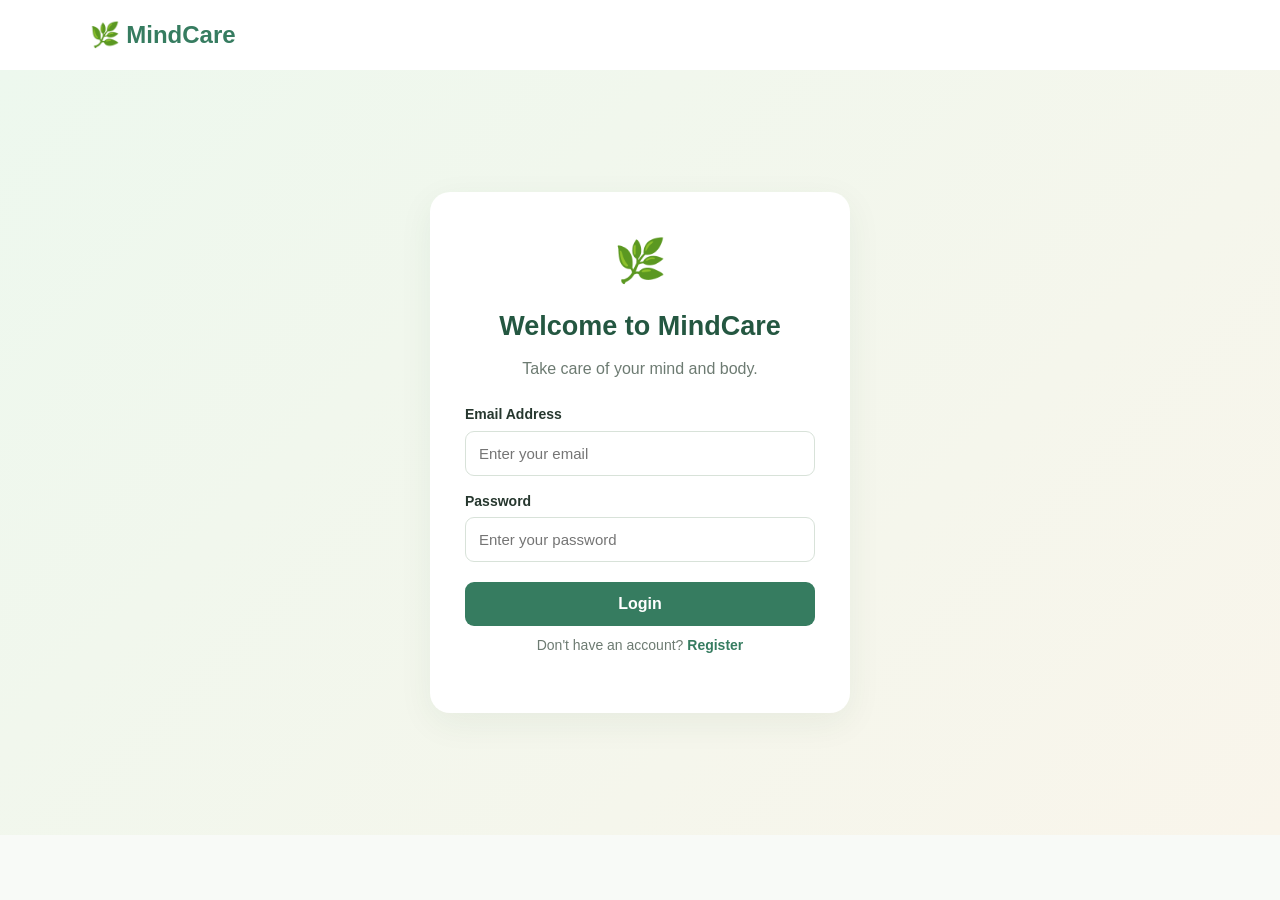
<file: Assignment/question1/index.html>
<!DOCTYPE html>
<html lang="en">
<head>
    <meta charset="UTF-8">
    <meta name="viewport" content="width=device-width, initial-scale=1.0">
    <title>MindCare - Health & Self-Care</title>
    <link rel="stylesheet" href="style.css">
</head>
<body>

    <header class="navbar">
        <h2>🌿 MindCare</h2>
        <button id="logoutBtn" class="nav-btn hidden"
                onclick="logout()">Logout</button>
    </header>

    <!-- LOGIN SECTION -->
    <section id="loginPage" class="auth-container">
        <div class="auth-card">
            <div class="logo">🌿</div>
            <h1>Welcome to MindCare</h1>
            <p>Take care of your mind and body.</p>

            <form id="loginForm">
                <label>Email Address</label>
                <input type="email" id="loginEmail"
                       placeholder="Enter your email" required>

                <label>Password</label>
                <input type="password" id="loginPassword"
                       placeholder="Enter your password" required>

                <button type="submit" class="primary-btn">Login</button>
            </form>

            <p class="switch-text">
                Don't have an account?
                <a href="#" onclick="showRegister(event)">Register</a>
            </p>
            <p id="loginMessage" class="message"></p>
        </div>
    </section>

    <!-- REGISTER SECTION -->
    <section id="registerPage" class="auth-container hidden">
        <div class="auth-card">
            <div class="logo">💚</div>
            <h1>Create Account</h1>
            <p>Begin your self-care journey today.</p>

            <form id="registerForm">
                <label>Full Name</label>
                <input type="text" id="regName"
                       placeholder="Enter your name" required>

                <label>Email Address</label>
                <input type="email" id="regEmail"
                       placeholder="Enter your email" required>

                <label>Password</label>
                <input type="password" id="regPassword"
                       placeholder="Create a password"
                       minlength="6" required>

                <button type="submit" class="primary-btn">
                    Register
                </button>
            </form>

            <p class="switch-text">
                Already registered?
                <a href="#" onclick="showLogin(event)">Login</a>
            </p>
            <p id="registerMessage" class="message"></p>
        </div>
    </section>

    <!-- HOME DASHBOARD -->
    <main id="homePage" class="hidden">

        <section class="hero">
            <div>
                <p class="tagline">YOUR DAILY WELLNESS SPACE</p>
                <h1 id="welcomeTitle">Hello, Friend! 🌸</h1>
                <p>Small steps today create a healthier tomorrow.</p>
                <button class="hero-btn"
                        onclick="scrollToSection('healthBlogs')">
                    Explore Wellness
                </button>
            </div>
            <div class="hero-emoji">🧘‍♀️</div>
        </section>

        <section class="daily-card">
            <div>
                <h3>🌞 Your Daily Reminder</h3>
                <p>Take a deep breath, drink water, and give yourself a break.</p>
            </div>
        </section>

        <!-- HEALTH ROUTINE BLOGS -->
        <section id="healthBlogs" class="content-section">
            <div class="section-heading">
                <div>
                    <p class="tagline">BUILD HEALTHY HABITS</p>
                    <h2>Health Routine Blogs</h2>
                </div>
                <span class="section-icon">🌱</span>
            </div>

            <div class="blog-grid">
                <article class="blog-card">
                    <div class="blog-image morning">🌅</div>
                    <div class="blog-content">
                        <span class="category">Morning Routine</span>
                        <h3>Start Your Day Right</h3>
                        <p>Wake up gently, stretch, hydrate, and set a positive intention.</p>
                        <button class="read-btn"
                          onclick="readBlog('Start Your Day Right',
                          'Begin with a glass of water, gentle stretching, a nutritious breakfast, and a few quiet minutes to plan your day.')">
                          Read More →
                        </button>
                    </div>
                </article>

                <article class="blog-card">
                    <div class="blog-image meditation">🧘</div>
                    <div class="blog-content">
                        <span class="category">Mindfulness</span>
                        <h3>5-Minute Meditation</h3>
                        <p>Make space for calm with a short breathing practice.</p>
                        <button class="read-btn"
                          onclick="readBlog('5-Minute Meditation',
                          'Sit comfortably. Breathe in slowly and breathe out gently. Notice your breath for five minutes. When thoughts arise, calmly return your attention to breathing.')">
                          Read More →
                        </button>
                    </div>
                </article>

                <article class="blog-card">
                    <div class="blog-image exercise">🚶</div>
                    <div class="blog-content">
                        <span class="category">Daily Exercise</span>
                        <h3>Move Your Body</h3>
                        <p>Discover how gentle movement can support your wellbeing.</p>
                        <button class="read-btn"
                          onclick="readBlog('Move Your Body',
                          'Try a comfortable walk, simple stretches, or light exercise. Start slowly, take breaks, and choose activities that suit your abilities.')">
                          Read More →
                        </button>
                    </div>
                </article>
            </div>
        </section>

        <!-- SELF-CARE BLOGS -->
        <section id="selfCareBlogs" class="content-section">
            <div class="section-heading">
                <div>
                    <p class="tagline">YOU DESERVE CARE</p>
                    <h2>Self-Care Blogs</h2>
                </div>
                <span class="section-icon">💗</span>
            </div>

            <div class="blog-grid">
                <article class="blog-card">
                    <div class="blog-image journal">📔</div>
                    <div class="blog-content">
                        <span class="category">Mental Wellness</span>
                        <h3>Practice Gratitude</h3>
                        <p>Write down a few things you appreciate each day.</p>
                        <button class="read-btn"
                          onclick="readBlog('Practice Gratitude',
                          'Write down three things you appreciate today. They can be simple moments, supportive people, or something you achieved. There is no need to force positivity.')">
                          Read More →
                        </button>
                    </div>
                </article>

                <article class="blog-card">
                    <div class="blog-image sleep">🌙</div>
                    <div class="blog-content">
                        <span class="category">Better Sleep</span>
                        <h3>Create a Calm Evening</h3>
                        <p>Build a relaxing bedtime routine to wind down.</p>
                        <button class="read-btn"
                          onclick="readBlog('Create a Calm Evening',
                          'Try dimming the lights, reducing screen time, reading a book, and keeping a regular bedtime. Choose a routine that helps you feel relaxed.')">
                          Read More →
                        </button>
                    </div>
                </article>

                <article class="blog-card">
                    <div class="blog-image selflove">💚</div>
                    <div class="blog-content">
                        <span class="category">Self-Love</span>
                        <h3>Make Time for Yourself</h3>
                        <p>Set healthy boundaries and enjoy activities you love.</p>
                        <button class="read-btn"
                          onclick="readBlog('Make Time for Yourself',
                          'Schedule a little time for an activity you enjoy. Rest when needed, set reasonable boundaries, and speak to yourself with kindness.')">
                          Read More →
                        </button>
                    </div>
                </article>
            </div>
        </section>

        <footer>
            <h3>🌿 MindCare</h3>
            <p>Your wellbeing matters. Take one gentle step at a time.</p>
            <p>© 2026 MindCare | Health & Self-Care</p>
        </footer>
    </main>

    <!-- BLOG READER MODAL -->
    <div id="blogModal" class="modal hidden">
        <div class="modal-content">
            <button class="close-btn" onclick="closeBlog()">✕</button>
            <p class="tagline">MINDCARE WELLNESS</p>
            <h2 id="modalTitle"></h2>
            <p id="modalText"></p>
            <button class="primary-btn" onclick="closeBlog()">Done</button>
        </div>
    </div>

    <script src="script.js"></script>
</body>
</html>
</file>
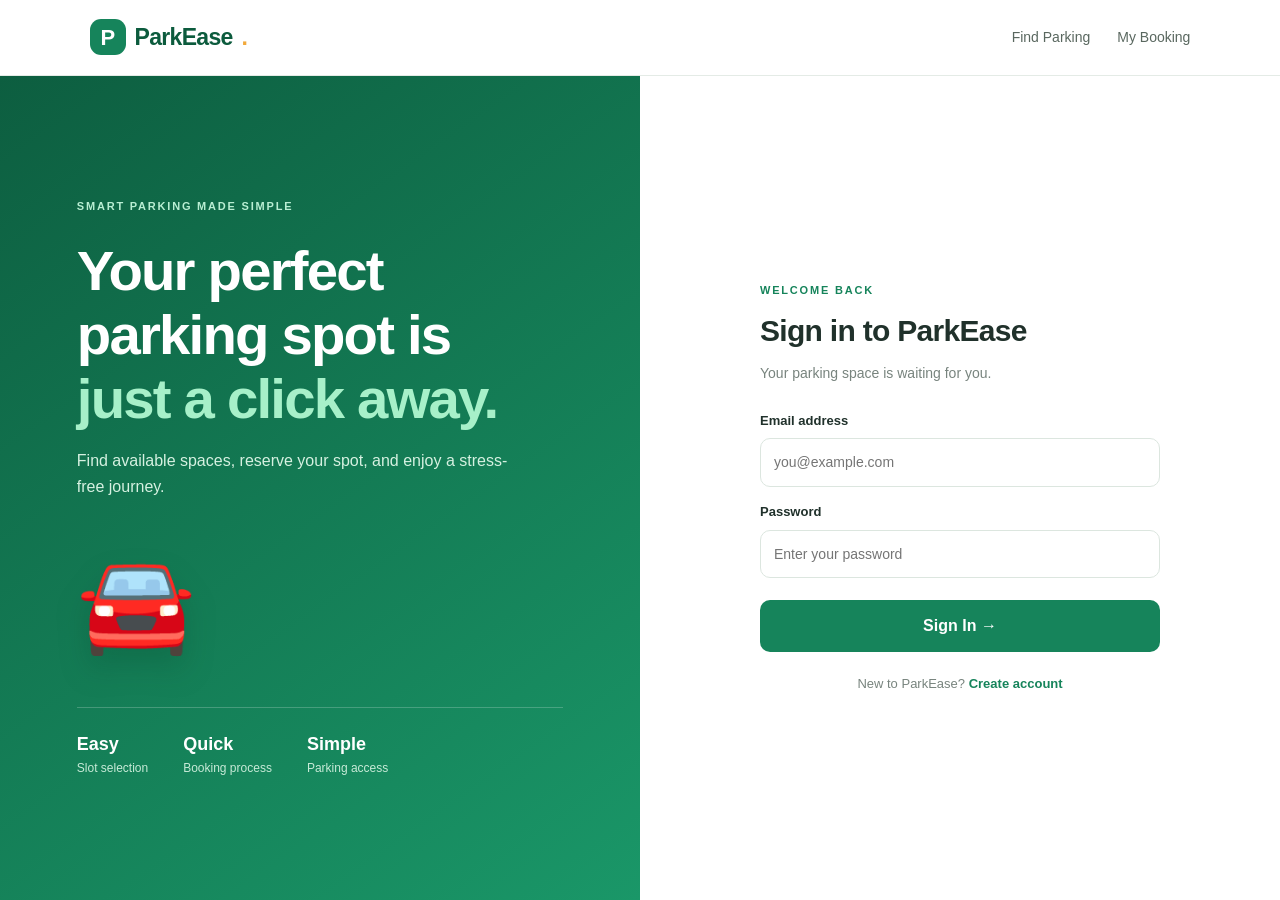
<file: Assignment/question3/index.html>
<!DOCTYPE html>
<html lang="en">
<head>
    <meta charset="UTF-8">
    <meta name="viewport" content="width=device-width, initial-scale=1.0">
    <title>ParkEase | Smart Parking</title>
    <link rel="stylesheet" href="style.css">
</head>
<body>

<header class="topbar">
    <a class="brand" href="#" onclick="showDashboard(); return false;">
        <span class="brand-icon">P</span>
        ParkEase<span class="dot">.</span>
    </a>
    <nav>
        <a href="#parking" onclick="showDashboard()">Find Parking</a>
        <a href="#myBooking" onclick="showDashboard()">My Booking</a>
        <button id="logoutBtn" class="outline-btn hidden"
                onclick="logout()">Logout</button>
    </nav>
</header>

<!-- LOGIN -->
<section id="loginPage" class="auth-page">
    <div class="auth-art">
        <span class="art-label">SMART PARKING MADE SIMPLE</span>
        <h1>Your perfect<br>parking spot is<br><span>just a click away.</span></h1>
        <p>Find available spaces, reserve your spot, and enjoy a stress-free journey.</p>
        <div class="art-car">🚘</div>
        <div class="art-stats">
            <div><strong>Easy</strong><small>Slot selection</small></div>
            <div><strong>Quick</strong><small>Booking process</small></div>
            <div><strong>Simple</strong><small>Parking access</small></div>
        </div>
    </div>

    <div class="auth-panel">
        <div class="auth-card">
            <div class="mobile-logo">🅿️ ParkEase</div>
            <p class="eyebrow">WELCOME BACK</p>
            <h2>Sign in to ParkEase</h2>
            <p class="muted">Your parking space is waiting for you.</p>

            <form id="loginForm">
                <label for="loginEmail">Email address</label>
                <input type="email" id="loginEmail"
                       placeholder="you@example.com" required>

                <label for="loginPassword">Password</label>
                <input type="password" id="loginPassword"
                       placeholder="Enter your password" required>

                <button class="primary-btn full-btn">Sign In →</button>
            </form>
            <p id="loginMessage" class="message"></p>
            <p class="switch">New to ParkEase?
                <a href="#" onclick="showRegister(event)">Create account</a>
            </p>
        </div>
    </div>
</section>

<!-- REGISTER -->
<section id="registerPage" class="auth-page hidden">
    <div class="auth-art">
        <span class="art-label">WELCOME TO PARKEASE</span>
        <h1>Park smarter.<br>Travel <span>better.</span></h1>
        <p>Create your account to discover parking spaces and manage your bookings.</p>
        <div class="art-car">🚗</div>
    </div>

    <div class="auth-panel">
        <div class="auth-card">
            <div class="mobile-logo">🅿️ ParkEase</div>
            <p class="eyebrow">GET STARTED</p>
            <h2>Create your account</h2>
            <p class="muted">Join and make parking easier.</p>

            <form id="registerForm">
                <label for="regName">Full name</label>
                <input id="regName" type="text"
                       placeholder="Your full name" required>

                <label for="regEmail">Email address</label>
                <input id="regEmail" type="email"
                       placeholder="you@example.com" required>

                <label for="regPassword">Password</label>
                <input id="regPassword" type="password"
                       minlength="6" placeholder="At least 6 characters"
                       required>

                <button class="primary-btn full-btn">Create Account →</button>
            </form>
            <p id="registerMessage" class="message"></p>
            <p class="switch">Already have an account?
                <a href="#" onclick="showLogin(event)">Sign in</a>
            </p>
        </div>
    </div>
</section>

<!-- MAIN DASHBOARD -->
<main id="dashboard" class="hidden">

    <section class="welcome-section">
        <div>
            <p class="eyebrow">YOUR SMART PARKING COMPANION</p>
            <h1>Find a spot. <span>Park with ease.</span></h1>
            <p class="muted">Discover available parking and reserve your space in seconds.</p>
        </div>
        <div class="welcome-illustration">🚙</div>
    </section>

    <!-- SEARCH -->
    <section id="parking" class="search-panel">
        <div class="search-title">
            <div class="search-icon">⌖</div>
            <div>
                <h2>Find your parking</h2>
                <p class="muted">Choose your destination and check availability.</p>
            </div>
        </div>

        <div class="search-fields">
            <div class="field">
                <label for="locationSelect">Parking location</label>
                <select id="locationSelect">
                    <option value="all">All parking locations</option>
                    <option value="central">Central City Parking</option>
                    <option value="mall">Green Mall Parking</option>
                    <option value="station">City Station Parking</option>
                </select>
            </div>
            <div class="field">
                <label for="vehicle">Vehicle type</label>
                <select id="vehicle">
                    <option value="Car">Car</option>
                    <option value="Bike">Bike</option>
                </select>
            </div>
            <button class="primary-btn search-btn"
                    onclick="searchParking()">Search Slots →</button>
        </div>
    </section>

    <!-- COUNTS -->
    <section class="stats-grid">
        <article class="stat-card">
            <div class="stat-top">
                <span>Total Spaces</span>
                <span class="stat-icon blue-bg">▦</span>
            </div>
            <h2 id="totalCount">18</h2>
            <p>Across demo locations</p>
        </article>

        <article class="stat-card">
            <div class="stat-top">
                <span>Available Now</span>
                <span class="stat-icon green-bg">✓</span>
            </div>
            <h2 id="availableCount">--</h2>
            <p>Spaces ready to book</p>
        </article>

        <article class="stat-card">
            <div class="stat-top">
                <span>Occupied</span>
                <span class="stat-icon red-bg">●</span>
            </div>
            <h2 id="occupiedCount">--</h2>
            <p>Currently unavailable</p>
        </article>

        <article class="stat-card">
            <div class="stat-top">
                <span>My Bookings</span>
                <span class="stat-icon purple-bg">▣</span>
            </div>
            <h2 id="bookingCount">0</h2>
            <p>Active reservations</p>
        </article>
    </section>

    <!-- PARKING SLOTS -->
    <section class="parking-section">
        <div class="section-heading">
            <div>
                <p class="eyebrow">PARKING OVERVIEW</p>
                <h2>Choose your parking slot</h2>
                <p id="locationDescription" class="muted">
                    Select an available space to continue.
                </p>
            </div>
            <span class="live-label"><span class="live-dot"></span> Demo availability</span>
        </div>

        <div class="legend">
            <span><i class="legend-box available"></i> Available</span>
            <span><i class="legend-box occupied"></i> Occupied</span>
            <span><i class="legend-box selected"></i> Selected</span>
            <span><i class="legend-box booked"></i> Your booking</span>
        </div>

        <div class="parking-layout">
            <div class="slots-panel">
                <div class="parking-entrance">↓ ENTRY / EXIT ↓</div>
                <div id="slotGrid" class="slot-grid"></div>
                <p class="parking-note">Select a green space to view its details.</p>
            </div>

            <aside class="booking-card">
                <div class="booking-card-icon">🅿️</div>
                <p class="eyebrow">YOUR SELECTION</p>
                <h2 id="selectedSlotTitle">No slot selected</h2>
                <p id="selectedSlotDescription" class="muted">
                    Select an available parking space from the layout.
                </p>

                <div class="booking-divider"></div>

                <div class="detail-row">
                    <span>Location</span>
                    <strong id="detailLocation">—</strong>
                </div>
                <div class="detail-row">
                    <span>Vehicle</span>
                    <strong id="detailVehicle">Car</strong>
                </div>
                <div class="detail-row">
                    <span>Duration</span>
                    <select id="duration">
                        <option value="1">1 hour</option>
                        <option value="2">2 hours</option>
                        <option value="3">3 hours</option>
                        <option value="4">4 hours</option>
                    </select>
                </div>
                <div class="detail-row">
                    <span>Price per hour</span>
                    <strong id="hourlyPrice">₹50</strong>
                </div>

                <div class="total-row">
                    <span>Estimated total</span>
                    <strong id="totalPrice">₹0</strong>
                </div>

                <button id="bookBtn" class="primary-btn full-btn"
                        onclick="bookSlot()" disabled>
                    Confirm Booking →
                </button>
                <p class="small-note">Demo only. No real payment is taken.</p>
                <p id="bookingMessage" class="message"></p>
            </aside>
        </div>
    </section>

    <!-- BOOKINGS -->
    <section id="myBooking" class="my-booking-section">
        <div class="section-heading">
            <div>
                <p class="eyebrow">YOUR RESERVATIONS</p>
                <h2>My bookings</h2>
                <p class="muted">View or cancel your active parking reservations.</p>
            </div>
        </div>
        <div id="bookingList" class="booking-list"></div>
    </section>

    <footer>
        <a class="brand" href="#">ParkEase<span class="dot">.</span></a>
        <p>Making every journey easier, one parking spot at a time.</p>
        <small>© 2026 ParkEase. Student project demonstration.</small>
    </footer>
</main>

<!-- CONFIRMATION MODAL -->
<div id="confirmationModal" class="modal hidden">
    <div class="modal-card">
        <div class="success-icon">✓</div>
        <h2>Parking booked!</h2>
        <p class="muted">Your demo reservation has been created successfully.</p>
        <div class="confirmation-details">
            <p>Booking ID <strong id="confirmId"></strong></p>
            <p>Parking slot <strong id="confirmSlot"></strong></p>
            <p>Location <strong id="confirmLocation"></strong></p>
            <p>Total price <strong id="confirmPrice"></strong></p>
        </div>
        <button class="primary-btn full-btn"
                onclick="closeConfirmation()">View My Bookings</button>
    </div>
</div>

<script src="script.js"></script>
</body>
</html>
</file>
<file: Assignment/question1/style.css>
* {
    margin: 0;
    padding: 0;
    box-sizing: border-box;
}

:root {
    --green: #367c60;
    --dark-green: #245741;
    --light-green: #eaf5ed;
    --background: #f8faf7;
    --text: #26372e;
    --muted: #6d7b72;
    --white: #ffffff;
}

body {
    font-family: Arial, sans-serif;
    background: var(--background);
    color: var(--text);
    line-height: 1.6;
}

.hidden {
    display: none !important;
}

.navbar {
    background: var(--white);
    padding: 16px 7%;
    display: flex;
    align-items: center;
    justify-content: space-between;
    box-shadow: 0 2px 12px #0000000a;
}

.navbar h2 {
    color: var(--green);
}

.nav-btn {
    border: none;
    background: var(--green);
    color: white;
    padding: 10px 20px;
    border-radius: 8px;
    cursor: pointer;
}

.auth-container {
    min-height: 85vh;
    display: flex;
    align-items: center;
    justify-content: center;
    padding: 30px 16px;
    background: linear-gradient(135deg, #edf8ee, #f9f5eb);
}

.auth-card {
    background: white;
    width: 100%;
    max-width: 420px;
    padding: 35px;
    border-radius: 20px;
    box-shadow: 0 10px 35px #234a3010;
}

.logo {
    font-size: 42px;
    text-align: center;
    margin-bottom: 10px;
}

.auth-card h1 {
    font-size: 27px;
    text-align: center;
    color: var(--dark-green);
}

.auth-card > p {
    text-align: center;
    color: var(--muted);
    margin: 8px 0 22px;
}

form label {
    display: block;
    margin: 14px 0 5px;
    font-weight: bold;
    font-size: 14px;
}

input {
    width: 100%;
    padding: 13px;
    border: 1px solid #d8e2d9;
    border-radius: 9px;
    font-size: 15px;
    outline: none;
}

input:focus {
    border-color: var(--green);
    box-shadow: 0 0 0 3px #367c6015;
}

.primary-btn {
    display: block;
    width: 100%;
    margin-top: 20px;
    padding: 13px;
    border: none;
    border-radius: 9px;
    background: var(--green);
    color: white;
    font-size: 16px;
    font-weight: bold;
    cursor: pointer;
    transition: 0.2s;
}

.primary-btn:hover,
.nav-btn:hover {
    background: var(--dark-green);
}

.switch-text {
    font-size: 14px;
}

.switch-text a {
    color: var(--green);
    font-weight: bold;
    text-decoration: none;
}

.message {
    font-size: 14px;
    margin-top: 12px;
}

.hero {
    margin: 30px auto;
    width: 86%;
    max-width: 1200px;
    padding: 45px;
    border-radius: 24px;
    background: linear-gradient(120deg, #dcefe0, #f1f5df);
    display: flex;
    align-items: center;
    justify-content: space-between;
    gap: 20px;
}

.tagline {
    color: var(--green);
    font-size: 12px;
    font-weight: bold;
    letter-spacing: 1.5px;
}

.hero h1 {
    font-size: clamp(27px, 4vw, 42px);
    color: var(--dark-green);
    margin: 8px 0;
}

.hero p:not(.tagline) {
    color: #5e7164;
}

.hero-emoji {
    font-size: clamp(65px, 10vw, 115px);
}

.hero-btn {
    margin-top: 20px;
    background: var(--green);
    color: white;
    border: none;
    border-radius: 9px;
    padding: 13px 22px;
    cursor: pointer;
    font-size: 15px;
}

.daily-card {
    width: 86%;
    max-width: 1200px;
    margin: 0 auto;
    padding: 22px 25px;
    border-radius: 14px;
    background: white;
    border-left: 5px solid #83b68d;
    box-shadow: 0 4px 15px #00000006;
}

.daily-card h3 {
    color: var(--dark-green);
    margin-bottom: 5px;
}

.daily-card p {
    color: var(--muted);
}

.content-section {
    width: 86%;
    max-width: 1200px;
    margin: 50px auto;
    scroll-margin-top: 25px;
}

.section-heading {
    display: flex;
    justify-content: space-between;
    align-items: center;
    margin-bottom: 23px;
}

.section-heading h2 {
    font-size: 27px;
    margin-top: 5px;
}

.section-icon {
    font-size: 34px;
}

.blog-grid {
    display: grid;
    grid-template-columns: repeat(3, minmax(0, 1fr));
    gap: 22px;
}

.blog-card {
    background: white;
    border-radius: 16px;
    overflow: hidden;
    box-shadow: 0 5px 20px #00000008;
    transition: transform 0.2s;
}

.blog-card:hover {
    transform: translateY(-4px);
}

.blog-image {
    min-height: 155px;
    display: flex;
    justify-content: center;
    align-items: center;
    font-size: 65px;
}

.morning {
    background: #fff0d9;
}

.meditation {
    background: #e7e5fb;
}

.exercise {
    background: #dff2e6;
}

.journal {
    background: #f9e5ee;
}

.sleep {
    background: #e4eafa;
}

.selflove {
    background: #e1f2e1;
}

.blog-content {
    padding: 22px;
}

.category {
    display: inline-block;
    background: var(--light-green);
    color: var(--dark-green);
    padding: 5px 10px;
    border-radius: 20px;
    font-size: 12px;
    font-weight: bold;
}

.blog-content h3 {
    margin: 12px 0 8px;
    font-size: 19px;
}

.blog-content p {
    color: var(--muted);
    font-size: 14px;
}

.read-btn {
    border: none;
    background: transparent;
    color: var(--green);
    font-weight: bold;
    font-size: 14px;
    margin-top: 15px;
    cursor: pointer;
}

.read-btn:hover {
    color: var(--dark-green);
}

footer {
    text-align: center;
    background: #eaf4eb;
    padding: 30px 15px;
    color: var(--muted);
}

footer h3 {
    color: var(--green);
    margin-bottom: 5px;
}

footer p {
    font-size: 13px;
    margin-top: 5px;
}

.modal {
    position: fixed;
    inset: 0;
    background: #14251dcc;
    display: flex;
    align-items: center;
    justify-content: center;
    padding: 20px;
    z-index: 10;
}

.modal-content {
    position: relative;
    width: 100%;
    max-width: 500px;
    padding: 35px;
    border-radius: 18px;
    background: white;
}

.modal-content h2 {
    color: var(--dark-green);
    margin: 12px 0;
}

.modal-content p:not(.tagline) {
    color: var(--muted);
    margin-top: 15px;
}

.close-btn {
    position: absolute;
    right: 16px;
    top: 12px;
    border: none;
    background: transparent;
    font-size: 22px;
    cursor: pointer;
}

@media (max-width: 800px) {
    .blog-grid {
        grid-template-columns: repeat(2, minmax(0, 1fr));
    }

    .hero {
        padding: 30px;
    }
}

@media (max-width: 550px) {
    .navbar {
        padding: 14px 5%;
    }

    .hero,
    .daily-card,
    .content-section {
        width: 92%;
    }

    .hero {
        padding: 25px 20px;
    }

    .hero-emoji {
        font-size: 55px;
    }

    .blog-grid {
        grid-template-columns: 1fr;
    }

    .auth-card {
        padding: 25px 20px;
    }

    .section-heading h2 {
        font-size: 23px;
    }
}
</file>
<file: Assignment/question3/style.css>
* {
    margin: 0;
    padding: 0;
    box-sizing: border-box;
}

:root {
    --green: #16845b;
    --dark-green: #0c5b3d;
    --mint: #e8f7ef;
    --blue: #315eea;
    --text: #20312b;
    --muted: #78847e;
    --border: #e4ebe6;
    --bg: #f7faf8;
    --white: #fff;
}

html {
    scroll-behavior: smooth;
}

body {
    font-family: Inter, "Segoe UI", Arial, sans-serif;
    background: var(--bg);
    color: var(--text);
    line-height: 1.6;
}

.hidden {
    display: none !important;
}

a {
    text-decoration: none;
    color: inherit;
}

button, input, select {
    font: inherit;
}

button {
    cursor: pointer;
}

button:disabled {
    opacity: 0.45;
    cursor: not-allowed;
}

.topbar {
    min-height: 76px;
    background: white;
    padding: 14px 7%;
    display: flex;
    align-items: center;
    justify-content: space-between;
    border-bottom: 1px solid var(--border);
}

.brand {
    display: inline-flex;
    align-items: center;
    gap: 9px;
    font-size: 23px;
    font-weight: 800;
    color: var(--dark-green);
    letter-spacing: -0.7px;
}

.brand-icon {
    display: grid;
    place-items: center;
    width: 36px;
    height: 36px;
    border-radius: 11px;
    background: var(--green);
    color: white;
    font-size: 22px;
}

.dot {
    color: #f2a93b;
}

.topbar nav {
    display: flex;
    align-items: center;
    gap: 27px;
    color: #59675f;
    font-size: 14px;
}

.topbar nav a:hover {
    color: var(--green);
}

.outline-btn {
    padding: 9px 17px;
    border: 1px solid #cddbd2;
    border-radius: 9px;
    background: white;
    color: var(--dark-green);
}

.auth-page {
    display: grid;
    grid-template-columns: 1fr 1fr;
    min-height: calc(100vh - 76px);
    background: white;
}

.auth-art {
    padding: 75px 12%;
    background: linear-gradient(145deg, #0d5e40, #1a9768);
    color: white;
    display: flex;
    flex-direction: column;
    justify-content: center;
    overflow: hidden;
}

.art-label, .eyebrow {
    font-size: 11px;
    font-weight: 800;
    letter-spacing: 1.8px;
}

.art-label {
    color: #b9eed3;
}

.auth-art h1 {
    font-size: clamp(36px, 4.4vw, 59px);
    line-height: 1.13;
    margin: 24px 0 18px;
    letter-spacing: -1.8px;
}

.auth-art h1 span {
    color: #a7f0c9;
}

.auth-art > p {
    max-width: 440px;
    color: #d6f1e1;
}

.art-car {
    font-size: 95px;
    margin: 28px 0;
    filter: drop-shadow(0 15px 15px #00352230);
}

.art-stats {
    display: flex;
    gap: 35px;
    border-top: 1px solid #ffffff35;
    padding-top: 22px;
}

.art-stats div {
    display: flex;
    flex-direction: column;
}

.art-stats strong {
    font-size: 18px;
}

.art-stats small {
    color: #c7ead7;
    font-size: 12px;
}

.auth-panel {
    display: grid;
    place-items: center;
    padding: 40px 24px;
}

.auth-card {
    width: 100%;
    max-width: 400px;
}

.mobile-logo {
    display: none;
    color: var(--dark-green);
    font-weight: 800;
    font-size: 22px;
    margin-bottom: 30px;
}

.auth-card .eyebrow {
    color: var(--green);
    margin-bottom: 8px;
}

.auth-card h2 {
    font-size: 30px;
    letter-spacing: -0.7px;
}

.muted {
    color: var(--muted);
}

.auth-card > .muted {
    margin: 7px 0 26px;
    font-size: 14px;
}

label {
    display: block;
    margin: 15px 0 7px;
    font-size: 13px;
    font-weight: 700;
}

input, select {
    width: 100%;
    min-width: 0;
    border: 1px solid #dce6df;
    background: white;
    color: var(--text);
    border-radius: 10px;
    padding: 12px 13px;
    font-size: 14px;
    outline: none;
}

input:focus, select:focus {
    border-color: var(--green);
    box-shadow: 0 0 0 3px #16845b15;
}

.primary-btn {
    background: var(--green);
    color: white;
    border: 0;
    border-radius: 10px;
    padding: 13px 18px;
    font-weight: 700;
    transition: 0.2s;
}

.primary-btn:hover:not(:disabled) {
    background: var(--dark-green);
}

.full-btn {
    width: 100%;
    margin-top: 22px;
}

.switch {
    font-size: 13px;
    color: var(--muted);
    text-align: center;
    margin-top: 22px;
}

.switch a {
    color: var(--green);
    font-weight: 800;
}

.message {
    font-size: 13px;
    margin-top: 10px;
    overflow-wrap: anywhere;
}

.welcome-section {
    width: 86%;
    max-width: 1200px;
    margin: 35px auto 27px;
    padding: 40px 44px;
    border-radius: 22px;
    background: linear-gradient(110deg, #e0f4e7, #f0f8ed);
    display: flex;
    align-items: center;
    justify-content: space-between;
    gap: 20px;
}

.welcome-section .eyebrow {
    color: var(--green);
}

.welcome-section h1 {
    font-size: clamp(29px, 3.4vw, 43px);
    line-height: 1.25;
    letter-spacing: -1.3px;
    margin: 10px 0;
}

.welcome-section h1 span {
    color: var(--green);
}

.welcome-illustration {
    font-size: clamp(70px, 10vw, 110px);
}

.search-panel, .stat-card, .slots-panel,
.booking-card, .application-card {
    background: white;
    border: 1px solid var(--border);
    border-radius: 16px;
}

.search-panel {
    width: 86%;
    max-width: 1200px;
    margin: 0 auto;
    padding: 26px;
}

.search-title {
    display: flex;
    align-items: center;
    gap: 13px;
}

.search-icon {
    width: 45px;
    height: 45px;
    border-radius: 12px;
    background: var(--mint);
    color: var(--green);
    display: grid;
    place-items: center;
    font-size: 28px;
}

.search-title h2 {
    font-size: 19px;
}

.search-title p {
    font-size: 13px;
}

.search-fields {
    display: grid;
    grid-template-columns: 2fr 1fr auto;
    gap: 16px;
    align-items: end;
    margin-top: 15px;
}

.field label {
    margin-top: 0;
}

.search-btn {
    min-height: 44px;
}

.stats-grid {
    width: 86%;
    max-width: 1200px;
    margin: 25px auto 48px;
    display: grid;
    grid-template-columns: repeat(4, minmax(0, 1fr));
    gap: 17px;
}

.stat-card {
    padding: 21px;
}

.stat-top {
    display: flex;
    justify-content: space-between;
    align-items: center;
    gap: 7px;
    color: var(--muted);
    font-size: 13px;
}

.stat-icon {
    display: grid;
    place-items: center;
    width: 35px;
    height: 35px;
    border-radius: 10px;
    font-weight: 800;
}

.blue-bg {
    background: #edf1ff;
    color: #4263d9;
}

.green-bg {
    background: #e4f7ec;
    color: var(--green);
}

.red-bg {
    background: #ffeded;
    color: #d84b4b;
}

.purple-bg {
    background: #f0eaff;
    color: #7856c7;
}

.stat-card h2 {
    font-size: 32px;
    margin-top: 9px;
}

.stat-card > p {
    color: var(--muted);
    font-size: 12px;
    margin-top: 2px;
}

.parking-section, .my-booking-section {
    width: 86%;
    max-width: 1200px;
    margin: 0 auto 52px;
    scroll-margin-top: 25px;
}

.section-heading {
    display: flex;
    justify-content: space-between;
    align-items: center;
    gap: 20px;
    margin-bottom: 22px;
}

.section-heading .eyebrow {
    color: var(--green);
}

.section-heading h2 {
    font-size: 26px;
    letter-spacing: -0.6px;
    margin: 5px 0;
}

.section-heading .muted {
    font-size: 13px;
}

.live-label {
    white-space: nowrap;
    display: inline-flex;
    align-items: center;
    gap: 8px;
    padding: 8px 12px;
    border-radius: 30px;
    background: #e9f8ef;
    color: var(--dark-green);
    font-size: 12px;
    font-weight: 700;
}

.live-dot {
    width: 8px;
    height: 8px;
    background: #1da66b;
    border-radius: 50%;
}

.legend {
    display: flex;
    flex-wrap: wrap;
    gap: 20px;
    font-size: 12px;
    color: var(--muted);
    margin-bottom: 18px;
}

.legend span {
    display: flex;
    align-items: center;
    gap: 7px;
}

.legend-box {
    display: inline-block;
    width: 13px;
    height: 13px;
    border-radius: 4px;
}

.legend-box.available {
    background: #e2f6ea;
    border: 1px solid #50b580;
}

.legend-box.occupied {
    background: #ffe7e7;
    border: 1px solid #e88989;
}

.legend-box.selected {
    background: #dbe6ff;
    border: 2px solid #3766e9;
}

.legend-box.booked {
    background: #16845b;
    border: 1px solid #16845b;
}

.parking-layout {
    display: grid;
    grid-template-columns: minmax(0, 1.65fr) minmax(280px, 0.85fr);
    gap: 22px;
    align-items: start;
}

.slots-panel {
    padding: 24px;
    background: #f1f5f2;
}

.parking-entrance {
    text-align: center;
    font-size: 11px;
    font-weight: 800;
    color: #76877c;
    letter-spacing: 2px;
    border-bottom: 2px dashed #c9d8cd;
    padding: 0 0 18px;
    margin-bottom: 20px;
}

.slot-grid {
    display: grid;
    grid-template-columns: repeat(3, minmax(0, 1fr));
    gap: 12px;
}

.slot {
    min-height: 115px;
    border: 1px solid #b7dec6;
    border-radius: 11px;
    background: #e1f5e8;
    color: var(--dark-green);
    display: flex;
    flex-direction: column;
    align-items: center;
    justify-content: center;
    gap: 5px;
    transition: 0.18s;
}

.slot:hover:not(:disabled) {
    transform: translateY(-2px);
    box-shadow: 0 5px 12px #0b6c3c12;
}

.slot .car-icon {
    font-size: 26px;
}

.slot strong {
    font-size: 13px;
}

.slot small {
    font-size: 10px;
}

.slot.occupied {
    background: #ffeded;
    color: #b74242;
    border-color: #f0bcbc;
    cursor: not-allowed;
}

.slot.selected {
    background: #dce7ff;
    border: 2px solid #3766e9;
    color: #2348bc;
}

.slot.my-booked {
    background: #16845b;
    border-color: #16845b;
    color: white;
    cursor: not-allowed;
}

.parking-note {
    text-align: center;
    font-size: 12px;
    color: var(--muted);
    margin-top: 18px;
}

.booking-card {
    padding: 25px;
    box-shadow: 0 8px 25px #173b2510;
}

.booking-card-icon {
    width: 48px;
    height: 48px;
    background: var(--mint);
    color: var(--green);
    display: grid;
    place-items: center;
    border-radius: 14px;
    font-size: 25px;
    margin-bottom: 18px;
}

.booking-card .eyebrow {
    color: var(--green);
}

.booking-card h2 {
    font-size: 22px;
    margin: 5px 0;
}

.booking-card > .muted {
    font-size: 13px;
}

.booking-divider {
    height: 1px;
    background: var(--border);
    margin: 20px 0;
}

.detail-row {
    display: flex;
    align-items: center;
    justify-content: space-between;
    gap: 12px;
    font-size: 12px;
    margin: 15px 0;
}

.detail-row > span {
    color: var(--muted);
}

.detail-row strong {
    text-align: right;
    font-size: 12px;
    overflow-wrap: anywhere;
}

.detail-row select {
    width: auto;
    max-width: 125px;
    padding: 7px;
    font-size: 12px;
}

.total-row {
    border-top: 1px dashed #d9e3dc;
    margin-top: 20px;
    padding-top: 18px;
    display: flex;
    justify-content: space-between;
    align-items: center;
    gap: 10px;
}

.total-row span {
    font-size: 13px;
}

.total-row strong {
    color: var(--green);
    font-size: 26px;
}

.small-note {
    text-align: center;
    color: var(--muted);
    font-size: 10px;
    margin-top: 12px;
}

.booking-list {
    display: grid;
    grid-template-columns: repeat(2, minmax(0, 1fr));
    gap: 15px;
}

.application-card {
    padding: 21px;
}

.application-card h3 {
    font-size: 17px;
}

.application-card p {
    font-size: 13px;
    color: var(--muted);
    margin-top: 6px;
    overflow-wrap: anywhere;
}

.booking-id {
    display: inline-block;
    margin-bottom: 10px;
    padding: 4px 9px;
    background: var(--mint);
    color: var(--dark-green);
    border-radius: 6px;
    font-size: 11px;
    font-weight: 800;
}

.cancel-btn {
    margin-top: 15px;
    border: 1px solid #e9b8b8;
    color: #b23c3c;
    background: white;
    border-radius: 8px;
    padding: 9px 12px;
    font-size: 12px;
    font-weight: 700;
}

.cancel-btn:hover {
    background: #fff0f0;
}

.empty-bookings {
    background: white;
    padding: 25px;
    border: 1px dashed #cfdbd2;
    border-radius: 12px;
    color: var(--muted);
    font-size: 14px;
    grid-column: 1 / -1;
}

footer {
    background: white;
    border-top: 1px solid var(--border);
    padding: 30px 7%;
    text-align: center;
}

footer .brand {
    font-size: 20px;
}

footer p, footer small {
    display: block;
    color: var(--muted);
    font-size: 12px;
    margin-top: 8px;
}

.modal {
    position: fixed;
    inset: 0;
    z-index: 20;
    padding: 20px;
    display: grid;
    place-items: center;
    background: #10261c99;
}

.modal-card {
    width: 100%;
    max-width: 420px;
    border-radius: 20px;
    background: white;
    padding: 32px;
    text-align: center;
    box-shadow: 0 15px 60px #00000025;
}

.success-icon {
    width: 58px;
    height: 58px;
    display: grid;
    place-items: center;
    margin: 0 auto 18px;
    border-radius: 50%;
    background: #e2f7e9;
    color: var(--green);
    font-size: 30px;
    font-weight: 800;
}

.modal-card h2 {
    font-size: 26px;
    margin-bottom: 7px;
}

.modal-card > .muted {
    font-size: 13px;
}

.confirmation-details {
    background: #f5f9f6;
    padding: 15px;
    border-radius: 11px;
    margin-top: 20px;
    text-align: left;
}

.confirmation-details p {
    display: flex;
    justify-content: space-between;
    gap: 15px;
    font-size: 12px;
    padding: 7px 0;
    border-bottom: 1px solid #e2ebe4;
}

.confirmation-details p:last-child {
    border: 0;
}

.confirmation-details strong {
    text-align: right;
    overflow-wrap: anywhere;
}

@media (max-width: 900px) {
    .auth-art {
        padding: 50px 8%;
    }

    .search-fields {
        grid-template-columns: 1fr 1fr;
    }

    .search-btn {
        grid-column: 1 / -1;
    }

    .stats-grid {
        grid-template-columns: repeat(2, minmax(0, 1fr));
    }

    .parking-layout {
        grid-template-columns: 1fr;
    }

    .booking-card {
        max-width: none;
    }
}

@media (max-width: 600px) {
    .topbar {
        padding: 13px 5%;
    }

    .topbar nav {
        gap: 12px;
        font-size: 11px;
    }

    .topbar nav a {
        display: none;
    }

    .brand {
        font-size: 20px;
    }

    .auth-page {
        grid-template-columns: 1fr;
    }

    .auth-art {
        display: none;
    }

    .auth-panel {
        padding: 35px 22px;
        min-height: calc(100vh - 76px);
    }

    .mobile-logo {
        display: block;
    }

    .welcome-section, .search-panel,
    .stats-grid, .parking-section,
    .my-booking-section {
        width: 92%;
    }

    .welcome-section {
        padding: 27px 21px;
    }

    .welcome-illustration {
        font-size: 55px;
    }

    .welcome-section h1 {
        font-size: 28px;
    }

    .search-panel {
        padding: 19px;
    }

    .search-fields {
        grid-template-columns: 1fr;
    }

    .search-btn {
        grid-column: auto;
    }

    .stats-grid {
        gap: 10px;
        margin-bottom: 35px;
    }

    .stat-card {
        padding: 15px;
    }

    .stat-card h2 {
        font-size: 27px;
    }

    .stat-top {
        font-size: 11px;
    }

    .stat-icon {
        width: 29px;
        height: 29px;
    }

    .section-heading {
        align-items: flex-start;
        flex-direction: column;
    }

    .section-heading h2 {
        font-size: 23px;
    }

    .slots-panel {
        padding: 14px;
    }

    .slot-grid {
        gap: 8px;
    }

    .slot {
        min-height: 92px;
    }

    .slot .car-icon {
        font-size: 21px;
    }

    .booking-list {
        grid-template-columns: 1fr;
    }

    .legend {
        gap: 12px;
    }

    .modal-card {
        padding: 24px 18px;
    }
}
</file>
